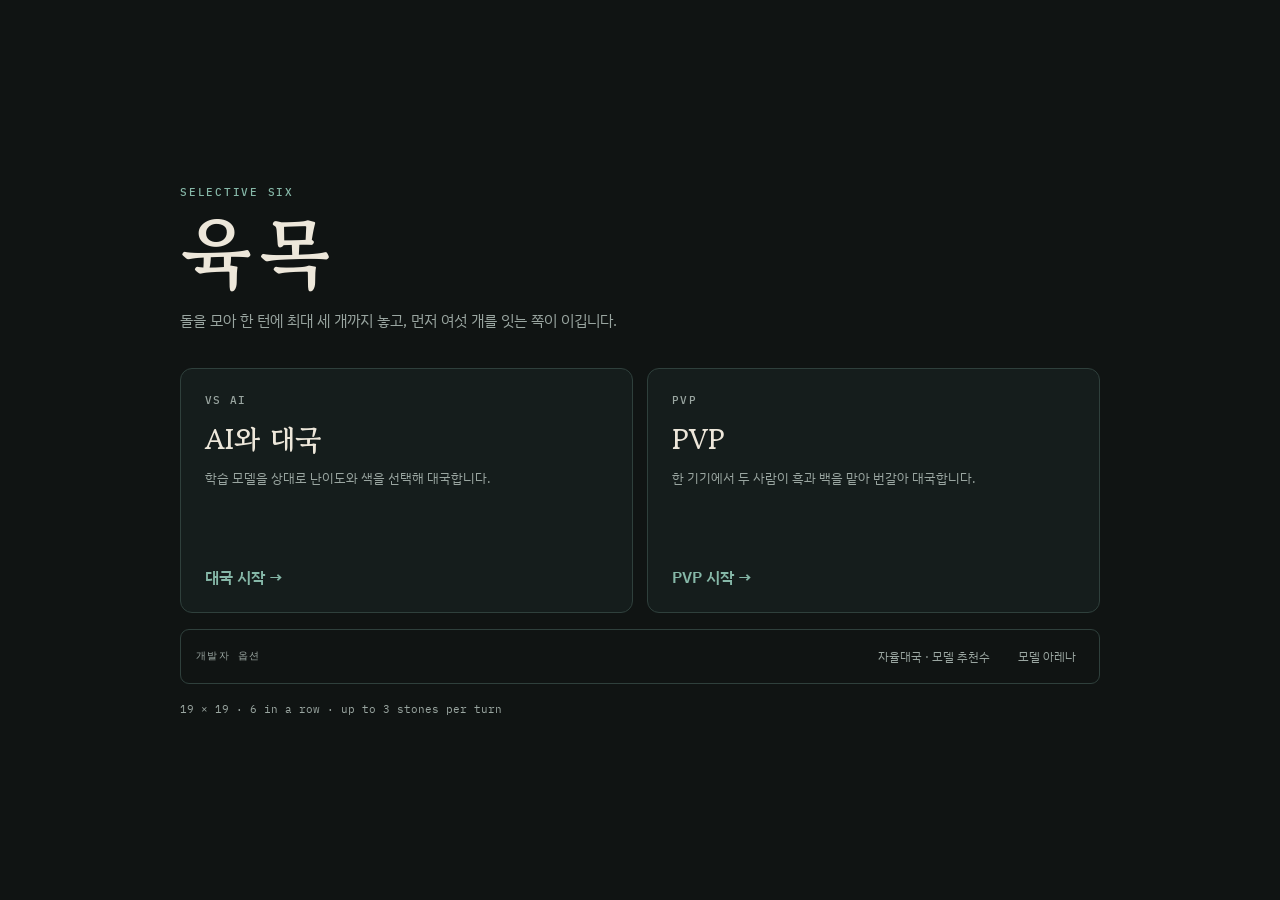
<file: index.html>
<!DOCTYPE html>
<html lang="ko">
<head>
<meta charset="utf-8">
<meta name="viewport" content="width=device-width, initial-scale=1, viewport-fit=cover">
<title>육목</title>
<link rel="preconnect" href="https://fonts.googleapis.com">
<link rel="preconnect" href="https://fonts.gstatic.com" crossorigin>
<link href="https://fonts.googleapis.com/css2?family=Gowun+Batang:wght@400;700&family=IBM+Plex+Mono:wght@400;500&family=IBM+Plex+Sans+KR:wght@400;500;600&display=swap" rel="stylesheet">
<style>
:root{--ink:#101413;--panel:#151d1c;--panel2:#1a2321;--line:#2f403c;--paper:#ede7da;--dim:#9aa6a1;--accent:#86b8a8;--brass:#c89b3c;--display:'Gowun Batang',serif;--ui:'IBM Plex Sans KR',system-ui,sans-serif;--mono:'IBM Plex Mono',ui-monospace,monospace}
*{box-sizing:border-box}html,body{margin:0;min-height:100%;background:var(--ink);color:var(--paper);font-family:var(--ui)}body{min-height:100dvh;display:grid;place-items:center;padding:24px}main{width:min(920px,100%)}
.eyebrow{font:500 11px var(--mono);letter-spacing:.16em;color:var(--accent);text-transform:uppercase;margin:0 0 14px}h1{font:700 clamp(40px,8vw,76px)/1 var(--display);letter-spacing:.08em;margin:0}.lead{max-width:620px;margin:18px 0 34px;color:var(--dim);font-size:15px;line-height:1.8}
.grid{display:grid;grid-template-columns:1fr 1fr;gap:14px}.card{display:flex;flex-direction:column;min-height:245px;padding:24px;border:1px solid var(--line);border-radius:12px;background:var(--panel);text-decoration:none;color:inherit;transition:transform .15s ease,border-color .15s ease,background .15s ease}.card:hover{transform:translateY(-2px);border-color:var(--accent);background:var(--panel2)}.kicker{font:500 11px var(--mono);letter-spacing:.12em;color:var(--dim);text-transform:uppercase}.card h2{font:700 28px var(--display);margin:12px 0 8px}.card p{margin:0;color:var(--dim);font-size:13px;line-height:1.7}.go{margin-top:auto;padding-top:28px;color:var(--accent);font-weight:600}
.dev{margin-top:16px;padding:13px 15px;border:1px solid var(--line);border-radius:9px;display:flex;align-items:center;gap:12px;flex-wrap:wrap}.dev-title{font:500 10px var(--mono);letter-spacing:.14em;color:var(--dim);text-transform:uppercase;margin-right:auto}.dev a{font-size:12px;color:var(--dim);text-decoration:none;padding:5px 8px;border-radius:5px}.dev a:hover{color:var(--brass);background:var(--panel)}footer{margin-top:18px;color:var(--dim);font:11px var(--mono)}
@media(max-width:700px){body{padding:18px}.grid{grid-template-columns:1fr}.card{min-height:195px}h1{font-size:50px}.dev{align-items:flex-start}.dev-title{width:100%;margin-right:0}}
</style>
</head>
<body>
<main>
  <p class="eyebrow">Selective Six</p>
  <h1>육목</h1>
  <p class="lead">돌을 모아 한 턴에 최대 세 개까지 놓고, 먼저 여섯 개를 잇는 쪽이 이깁니다.</p>
  <section class="grid" aria-label="게임 모드">
    <a class="card" href="game.html">
      <span class="kicker">VS AI</span>
      <h2>AI와 대국</h2>
      <p>학습 모델을 상대로 난이도와 색을 선택해 대국합니다.</p>
      <span class="go">대국 시작 →</span>
    </a>
    <a class="card" href="pvp.html">
      <span class="kicker">PVP</span>
      <h2>PVP</h2>
      <p>한 기기에서 두 사람이 흑과 백을 맡아 번갈아 대국합니다.</p>
      <span class="go">PVP 시작 →</span>
    </a>
  </section>
  <nav class="dev" aria-label="개발자 옵션">
    <span class="dev-title">개발자 옵션</span>
    <a href="selfplay.html">자율대국 · 모델 추천수</a>
    <a href="arena.html">모델 아레나</a>
  </nav>
  <footer>19 × 19 · 6 in a row · up to 3 stones per turn</footer>
</main>
</body>
</html>
</file>
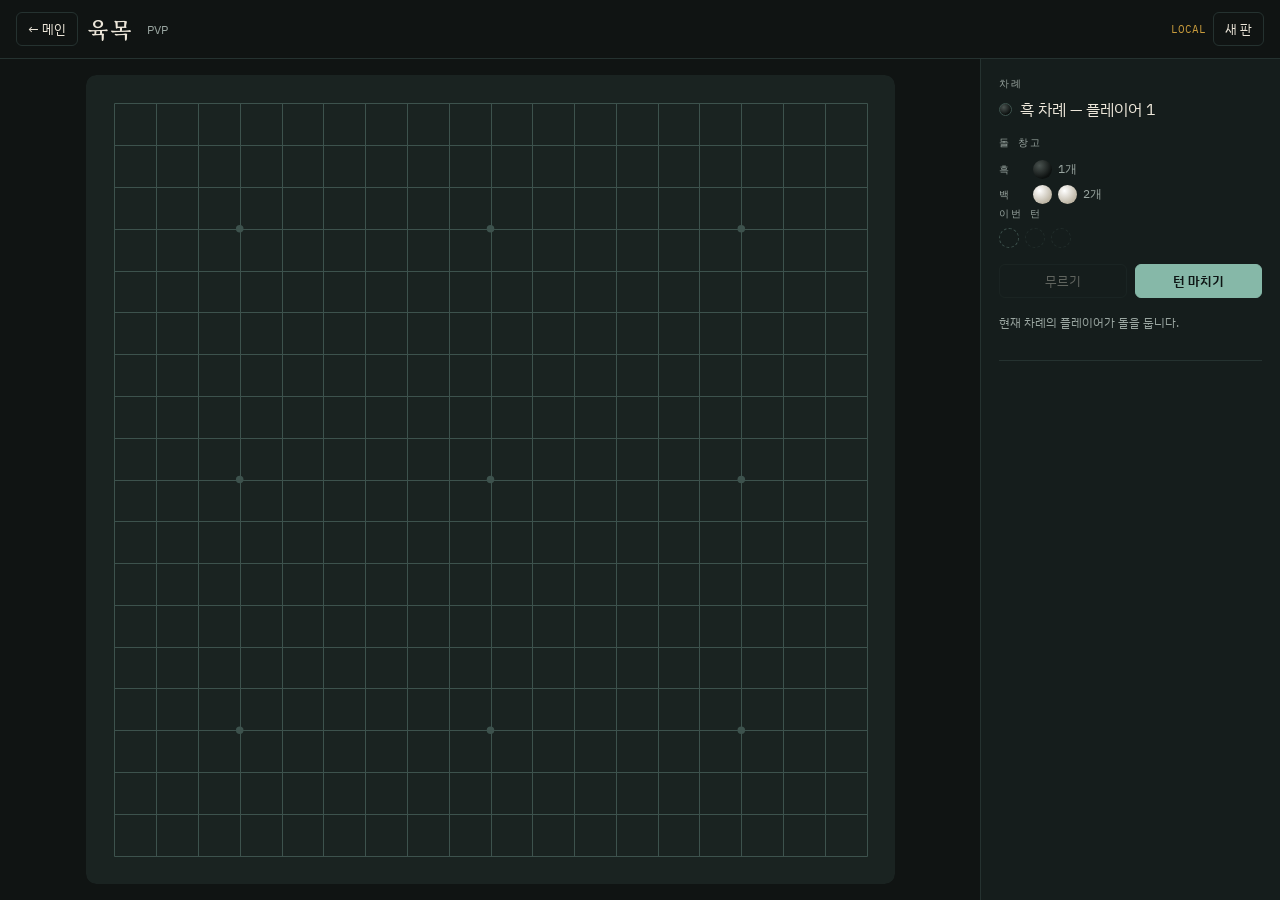
<file: pvp.html>
<!DOCTYPE html>
<html lang="ko">
<head>
<meta charset="utf-8">
<meta name="viewport" content="width=device-width, initial-scale=1, viewport-fit=cover">
<title>육목 — PVP</title>
<link rel="preconnect" href="https://fonts.googleapis.com">
<link rel="preconnect" href="https://fonts.gstatic.com" crossorigin>
<link href="https://fonts.googleapis.com/css2?family=Gowun+Batang:wght@400;700&family=IBM+Plex+Mono:wght@400;500&family=IBM+Plex+Sans+KR:wght@400;500;600&display=swap" rel="stylesheet">
<link rel="stylesheet" href="play.css?v=7">
</head>
<body data-mode="pvp">
<header class="topbar">
  <a class="nav" href="index.html">← 메인</a>
  <span class="brand">육목</span><span class="tag">PVP</span>
  <div class="controls"><span class="mode-note">LOCAL</span><button id="new-game">새 판</button></div>
</header>
<main class="stage">
  <div class="board-wrap">
    <canvas id="board" tabindex="0" aria-label="육목 PVP 게임판"></canvas>
    <div class="result" id="result" hidden><div class="result-card"><h2 id="result-title"></h2><p id="result-detail"></p><button class="primary" id="result-new">새 판</button></div></div>
  </div>
  <aside class="rail">
    <div><p class="label">차례</p><div class="turn"><span id="turn-dot" class="dot"></span><span id="turn-text"></span></div></div>
    <div class="bank-grid"><div><p class="label">돌 창고</p><div id="bank-black" class="bankline"></div><div id="bank-white" class="bankline"></div></div><div><p class="label">이번 턴</p><div id="slots" class="slots"></div></div></div>
    <div class="actions"><button id="undo">무르기</button><button class="primary" id="end-turn">턴 마치기</button></div>
    <p id="hint" class="hint"></p>
    <div id="log" class="log" aria-live="polite"></div>
  </aside>
</main>
<script src="engine.js?v=turn-stone-gain-1"></script>
<script src="previous-turn-ui.js?v=3"></script>
<script src="play.js?v=4"></script>
</body>
</html>
</file>
<file: play.css>
:root {
  --ink:#101413; --field:#1a2321; --edge:#253230; --line:#3d524d;
  --paper:#ede7da; --dim:#9aa6a1; --accent:#86b8a8; --brass:#c89b3c; --rail:#151d1c;
  --display:'Gowun Batang',serif; --ui:'IBM Plex Sans KR',system-ui,sans-serif; --mono:'IBM Plex Mono',ui-monospace,monospace;
}
* { box-sizing:border-box; }
html, body { margin:0; height:100%; background:var(--ink); color:var(--paper); font-family:var(--ui); }
body { display:flex; flex-direction:column; min-height:100dvh; }
button, select, a.nav {
  font:13px var(--ui); color:var(--paper); background:transparent;
  border:1px solid var(--edge); border-radius:6px; padding:7px 11px;
  text-decoration:none; cursor:pointer;
}
button:hover:not(:disabled), select:hover, a.nav:hover { border-color:var(--accent); }
button:disabled { opacity:.35; cursor:not-allowed; }
:focus-visible { outline:2px solid var(--accent); outline-offset:2px; }
.topbar { display:flex; align-items:center; gap:10px; padding:12px 16px; border-bottom:1px solid var(--edge); flex-wrap:wrap; }
.brand { font:700 22px var(--display); letter-spacing:.06em; margin-right:4px; }
.tag { font-size:12px; color:var(--dim); }
.controls { display:flex; gap:7px; align-items:center; margin-left:auto; flex-wrap:wrap; }
.badge { font:11px var(--mono); color:var(--dim); border:1px solid var(--edge); border-radius:5px; padding:5px 8px; }
.badge.ready { color:var(--accent); border-color:var(--accent); }
.badge.error { color:var(--brass); border-color:var(--brass); }
.stage { flex:1; display:grid; grid-template-columns:minmax(0,1fr) 300px; min-height:0; }
.board-wrap { position:relative; display:grid; place-items:center; padding:16px; min-height:0; }
canvas { display:block; max-width:100%; border-radius:10px; touch-action:manipulation; user-select:none; -webkit-user-select:none; }
.previous-turn-markers { position:absolute; inset:0; z-index:5; pointer-events:none; }
.previous-turn-marker { position:absolute; border:2px solid; border-radius:50%; transform:translate(-50%,-50%); pointer-events:none; opacity:1; }
.previous-turn-marker.black { border-color:#fff; }
.previous-turn-marker.white { border-color:#000; }
.rail { background:var(--rail); border-left:1px solid var(--edge); padding:18px; display:flex; flex-direction:column; gap:16px; min-height:0; }
.label { font:10px var(--mono); letter-spacing:.15em; color:var(--dim); text-transform:uppercase; margin:0 0 7px; }
.turn { display:flex; align-items:center; gap:8px; }
.dot { width:13px; height:13px; border-radius:50%; border:1px solid var(--line); }
.bankline { display:flex; align-items:center; gap:6px; min-height:25px; flex-wrap:wrap; }
.who { width:28px; font:10px var(--mono); color:var(--dim); }
.token { width:19px; height:19px; border-radius:50%; }
.token.b { background:radial-gradient(circle at 34% 30%,#4a5350,#0d1110 70%); }
.token.w { background:radial-gradient(circle at 34% 30%,#fff,#bdb5a4 72%); }
.count { font:12px var(--mono); color:var(--dim); }
.slots { display:flex; gap:6px; }
.slot { width:20px; height:20px; border-radius:50%; border:1px dashed var(--line); }
.slot.on { border-style:solid; border-color:var(--accent); background:color-mix(in srgb,var(--accent) 24%,transparent); }
.slot.lock { opacity:.3; }
.actions { display:flex; gap:8px; }
.actions button { flex:1; }
.primary { background:var(--accent); border-color:var(--accent); color:#0e1615; font-weight:600; }
.hint, .recommend { font-size:12px; line-height:1.55; margin:0; }
.hint { color:var(--dim); min-height:2.5em; }
.recommend { padding:10px 11px; border:1px solid var(--edge); border-radius:8px; background:var(--field); color:var(--accent); min-height:3.2em; }
.recommend strong { color:var(--paper); }
.log { flex:1; overflow:auto; border-top:1px solid var(--edge); padding-top:10px; color:var(--dim); font:11px/1.7 var(--mono); min-height:70px; }
.log b { color:var(--paper); font-weight:500; }
.result { position:absolute; inset:0; z-index:20; display:grid; place-items:center; background:color-mix(in srgb,var(--ink) 75%,transparent); backdrop-filter:blur(2px); }
.result[hidden] { display:none; }
.result-card { text-align:center; background:var(--rail); border:1px solid var(--edge); border-radius:10px; padding:26px 30px; }
.result-card h2 { font:700 29px var(--display); margin:0 0 7px; }
.result-card p { color:var(--dim); font-size:13px; margin:0 0 16px; }
.mode-note { color:var(--brass); font-size:11px; font-family:var(--mono); }
@media(max-width:820px) and (orientation:portrait) {
  html,body { height:100dvh; overflow:hidden; }
  .topbar { padding:8px; gap:6px; }
  .tag,.badge { display:none; }
  .brand { font-size:20px; }
  .controls { margin-left:auto; gap:5px; }
  .controls select,.controls button,.controls a { font-size:11px; padding:6px 7px; }
  .stage { display:flex; flex-direction:column; overflow:hidden; }
  .board-wrap { flex:1; padding:4px 6px; overflow:hidden; }
  .rail { flex:0 0 auto; border-left:0; border-top:1px solid var(--edge); padding:8px 10px calc(9px + env(safe-area-inset-bottom)); gap:7px; }
  .log { display:none; }
  .recommend { min-height:0; padding:7px 8px; }
  .hint { min-height:1.3em; height:1.3em; white-space:nowrap; overflow:hidden; text-overflow:ellipsis; }
  .bank-grid { display:grid; grid-template-columns:1fr auto; gap:12px; }
  .actions button { min-height:38px; }
}
</file>
